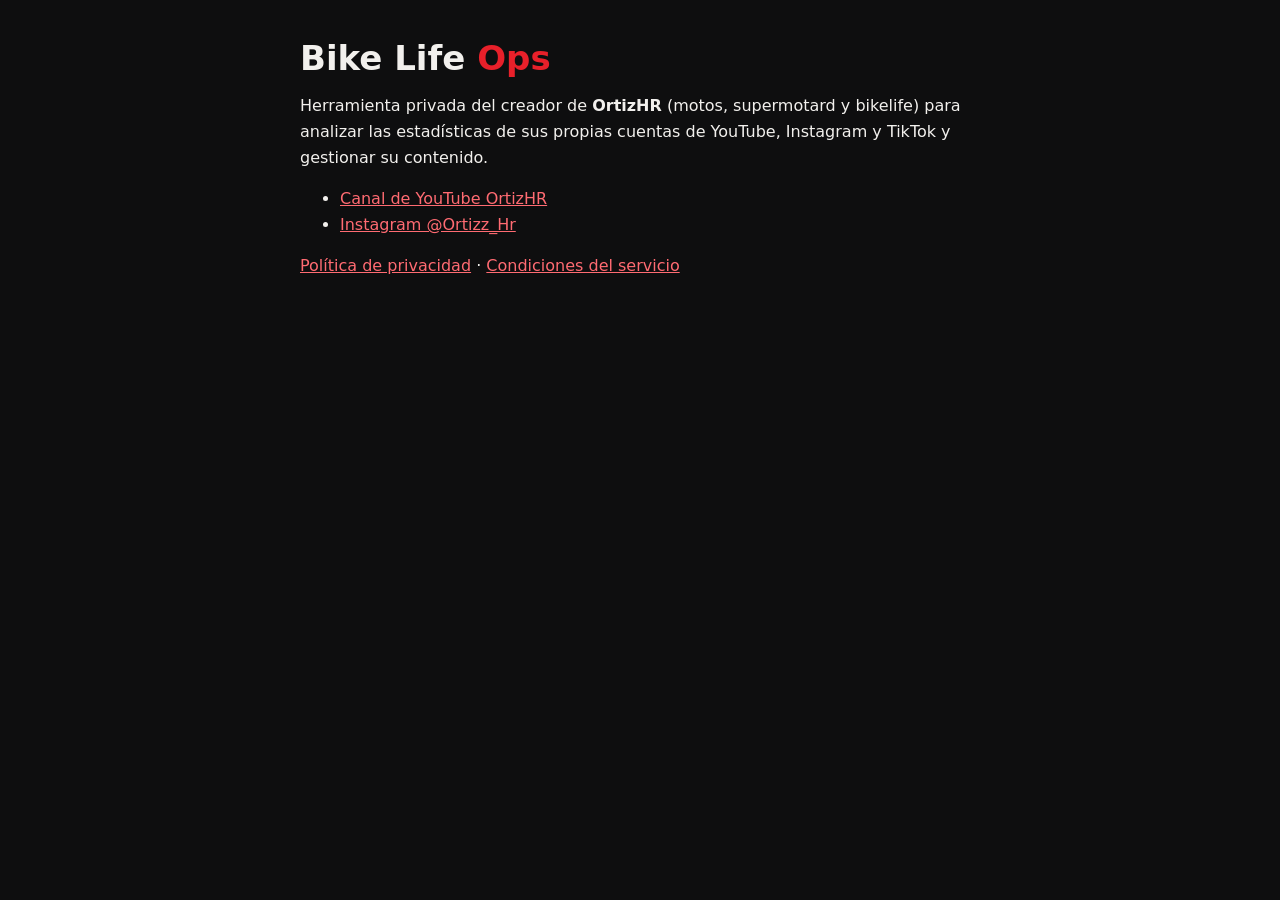
<file: index.html>
<!doctype html>
<html lang="es"><head><meta charset="utf-8"><meta name="viewport" content="width=device-width,initial-scale=1">
<title>Bike Life Ops · OrtizHR</title>
<link rel="stylesheet" href="estilo.css"></head>
<body><main>
<h1>Bike Life <b>Ops</b></h1>
<p>Herramienta privada del creador de <strong>OrtizHR</strong> (motos, supermotard y bikelife) para analizar las estadísticas de sus propias cuentas de YouTube, Instagram y TikTok y gestionar su contenido.</p>
<ul>
<li><a href="https://www.youtube.com/channel/UCJVGccBwldUTRydD3cx0BMA">Canal de YouTube OrtizHR</a></li>
<li><a href="https://www.instagram.com/ortizz_hr/">Instagram @Ortizz_Hr</a></li>
</ul>
<p><a href="privacidad.html">Política de privacidad</a> · <a href="condiciones.html">Condiciones del servicio</a></p>
</main></body></html>
</file>
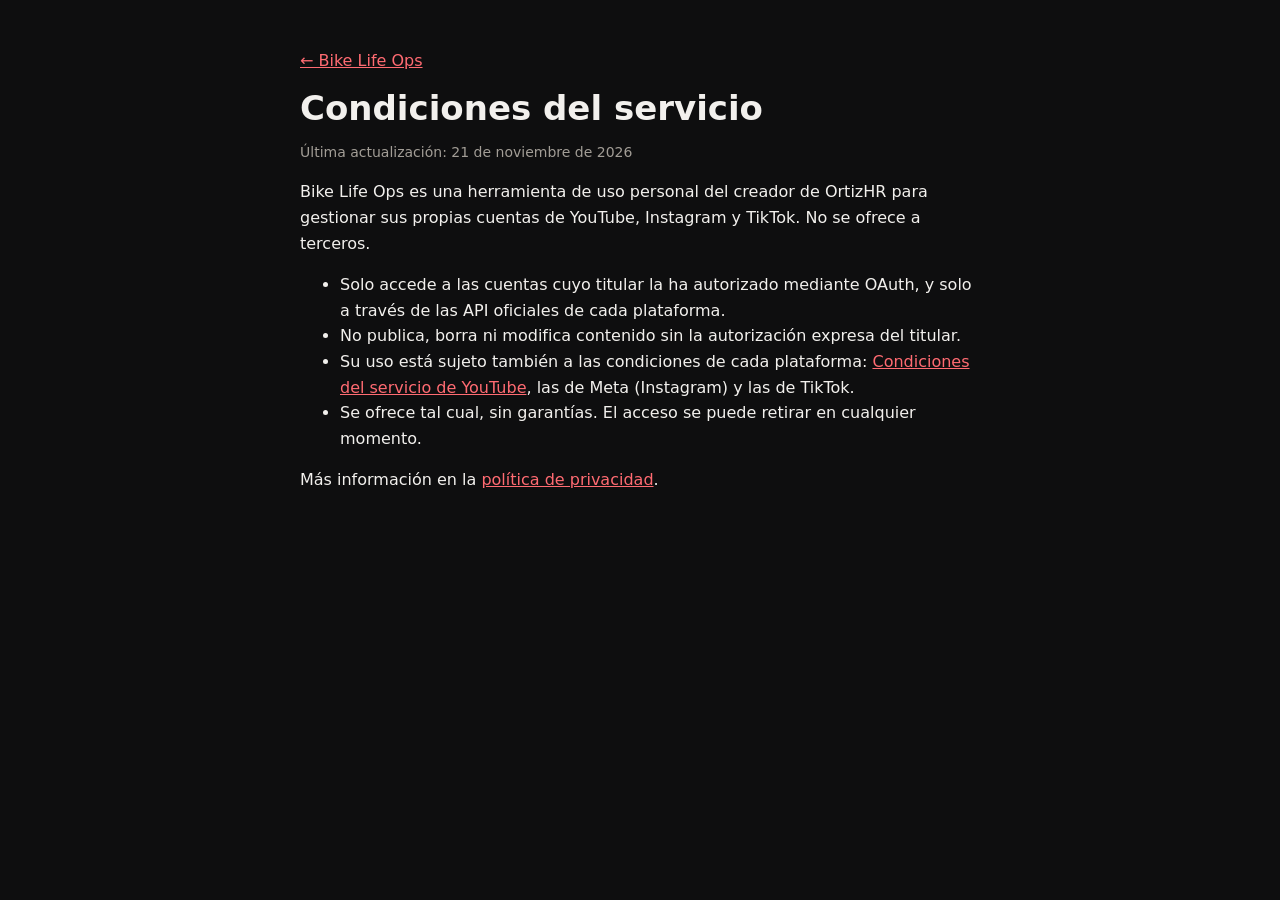
<file: condiciones.html>
<!doctype html>
<html lang="es"><head><meta charset="utf-8"><meta name="viewport" content="width=device-width,initial-scale=1">
<title>Condiciones del servicio · Bike Life Ops</title>
<link rel="stylesheet" href="estilo.css"></head>
<body><main>
<p><a href="index.html">← Bike Life Ops</a></p>
<h1>Condiciones del servicio</h1>
<p class="mut">Última actualización: 21 de noviembre de 2026</p>
<p>Bike Life Ops es una herramienta de uso personal del creador de OrtizHR para gestionar sus propias cuentas de YouTube, Instagram y TikTok. No se ofrece a terceros.</p>
<ul>
<li>Solo accede a las cuentas cuyo titular la ha autorizado mediante OAuth, y solo a través de las API oficiales de cada plataforma.</li>
<li>No publica, borra ni modifica contenido sin la autorización expresa del titular.</li>
<li>Su uso está sujeto también a las condiciones de cada plataforma: <a href="https://www.youtube.com/t/terms">Condiciones del servicio de YouTube</a>, las de Meta (Instagram) y las de TikTok.</li>
<li>Se ofrece tal cual, sin garantías. El acceso se puede retirar en cualquier momento.</li>
</ul>
<p>Más información en la <a href="privacidad.html">política de privacidad</a>.</p>
</main></body></html>
</file>
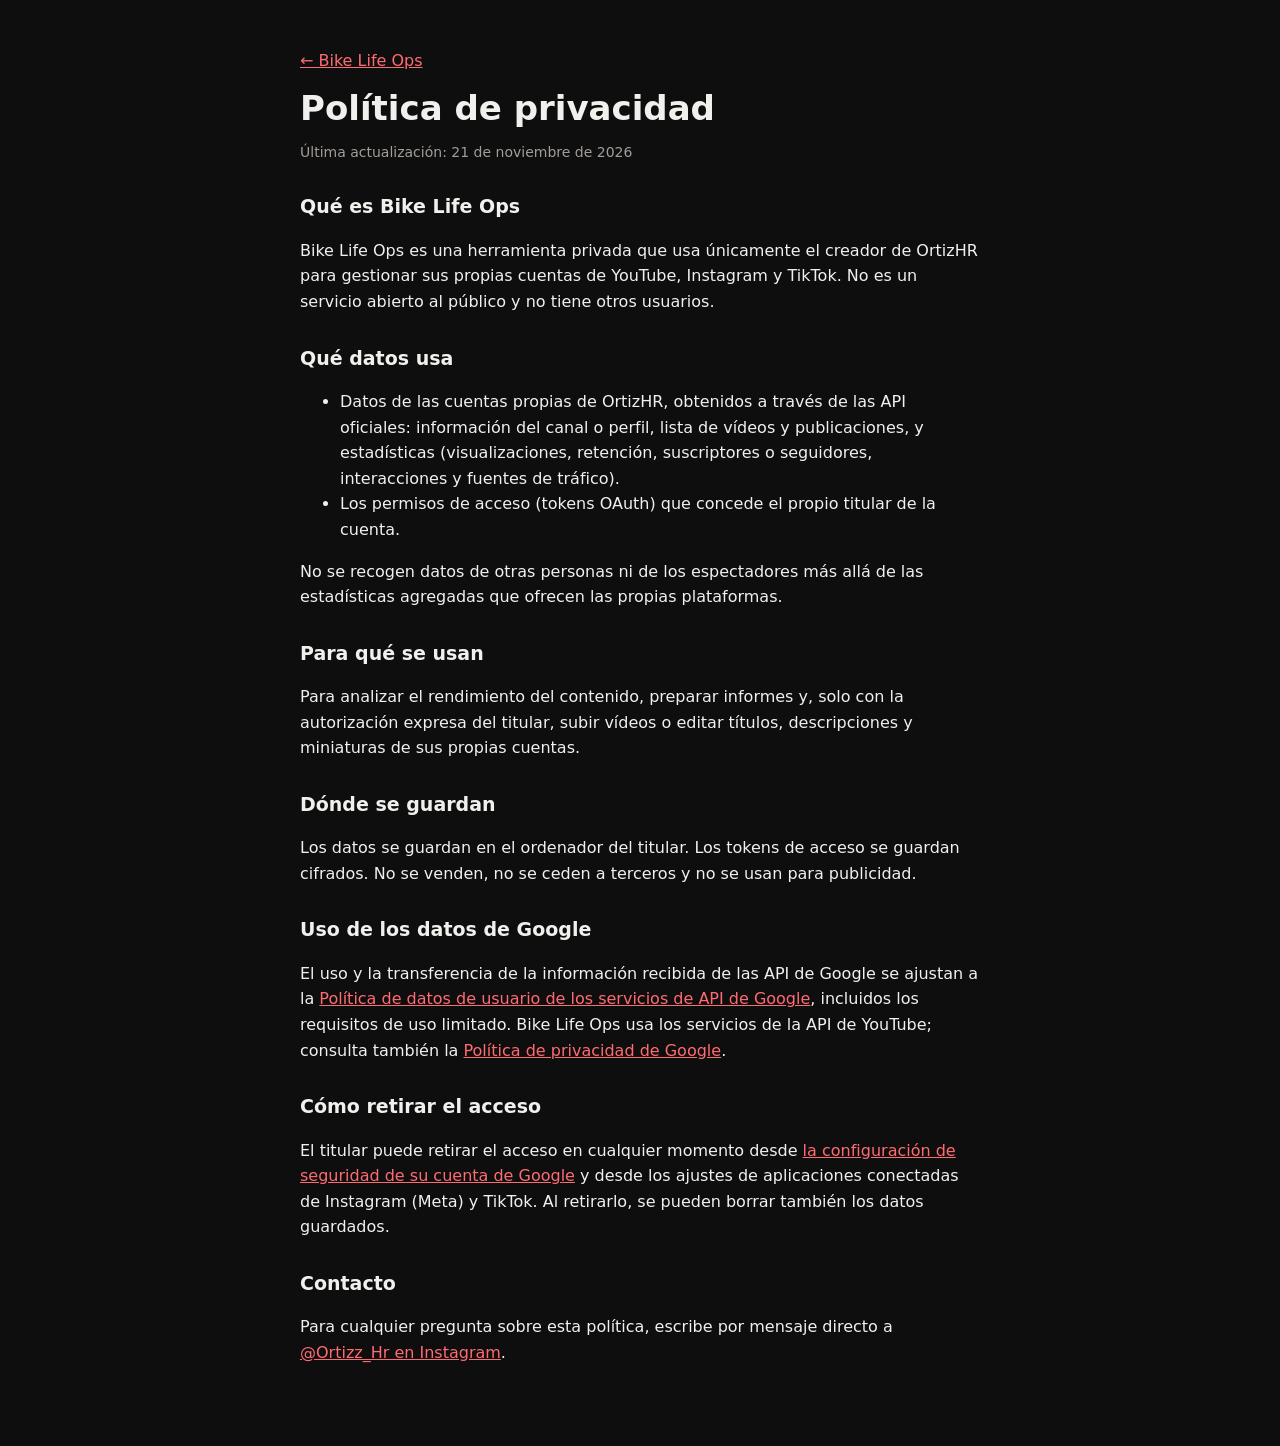
<file: privacidad.html>
<!doctype html>
<html lang="es"><head><meta charset="utf-8"><meta name="viewport" content="width=device-width,initial-scale=1">
<title>Política de privacidad · Bike Life Ops</title>
<link rel="stylesheet" href="estilo.css"></head>
<body><main>
<p><a href="index.html">← Bike Life Ops</a></p>
<h1>Política de privacidad</h1>
<p class="mut">Última actualización: 21 de noviembre de 2026</p>

<h2>Qué es Bike Life Ops</h2>
<p>Bike Life Ops es una herramienta privada que usa únicamente el creador de OrtizHR para gestionar sus propias cuentas de YouTube, Instagram y TikTok. No es un servicio abierto al público y no tiene otros usuarios.</p>

<h2>Qué datos usa</h2>
<ul>
<li>Datos de las cuentas propias de OrtizHR, obtenidos a través de las API oficiales: información del canal o perfil, lista de vídeos y publicaciones, y estadísticas (visualizaciones, retención, suscriptores o seguidores, interacciones y fuentes de tráfico).</li>
<li>Los permisos de acceso (tokens OAuth) que concede el propio titular de la cuenta.</li>
</ul>
<p>No se recogen datos de otras personas ni de los espectadores más allá de las estadísticas agregadas que ofrecen las propias plataformas.</p>

<h2>Para qué se usan</h2>
<p>Para analizar el rendimiento del contenido, preparar informes y, solo con la autorización expresa del titular, subir vídeos o editar títulos, descripciones y miniaturas de sus propias cuentas.</p>

<h2>Dónde se guardan</h2>
<p>Los datos se guardan en el ordenador del titular. Los tokens de acceso se guardan cifrados. No se venden, no se ceden a terceros y no se usan para publicidad.</p>

<h2>Uso de los datos de Google</h2>
<p>El uso y la transferencia de la información recibida de las API de Google se ajustan a la <a href="https://developers.google.com/terms/api-services-user-data-policy">Política de datos de usuario de los servicios de API de Google</a>, incluidos los requisitos de uso limitado. Bike Life Ops usa los servicios de la API de YouTube; consulta también la <a href="https://policies.google.com/privacy">Política de privacidad de Google</a>.</p>

<h2>Cómo retirar el acceso</h2>
<p>El titular puede retirar el acceso en cualquier momento desde <a href="https://myaccount.google.com/permissions">la configuración de seguridad de su cuenta de Google</a> y desde los ajustes de aplicaciones conectadas de Instagram (Meta) y TikTok. Al retirarlo, se pueden borrar también los datos guardados.</p>

<h2>Contacto</h2>
<p>Para cualquier pregunta sobre esta política, escribe por mensaje directo a <a href="https://www.instagram.com/ortizz_hr/">@Ortizz_Hr en Instagram</a>.</p>
</main></body></html>
</file>
<file: estilo.css>
body{margin:0;background:#0e0e0f;color:#f2f0ed;font:16px/1.6 system-ui,-apple-system,Segoe UI,Roboto,sans-serif}
main{max-width:680px;margin:0 auto;padding:32px 16px 64px}
h1{font-size:34px;line-height:1.1;margin:8px 0 8px}h1 b{color:#E8202A}
h2{font-size:19px;margin:28px 0 6px}
a{color:#ff6b72}.mut{color:#a29d96;font-size:14px}
</file>
